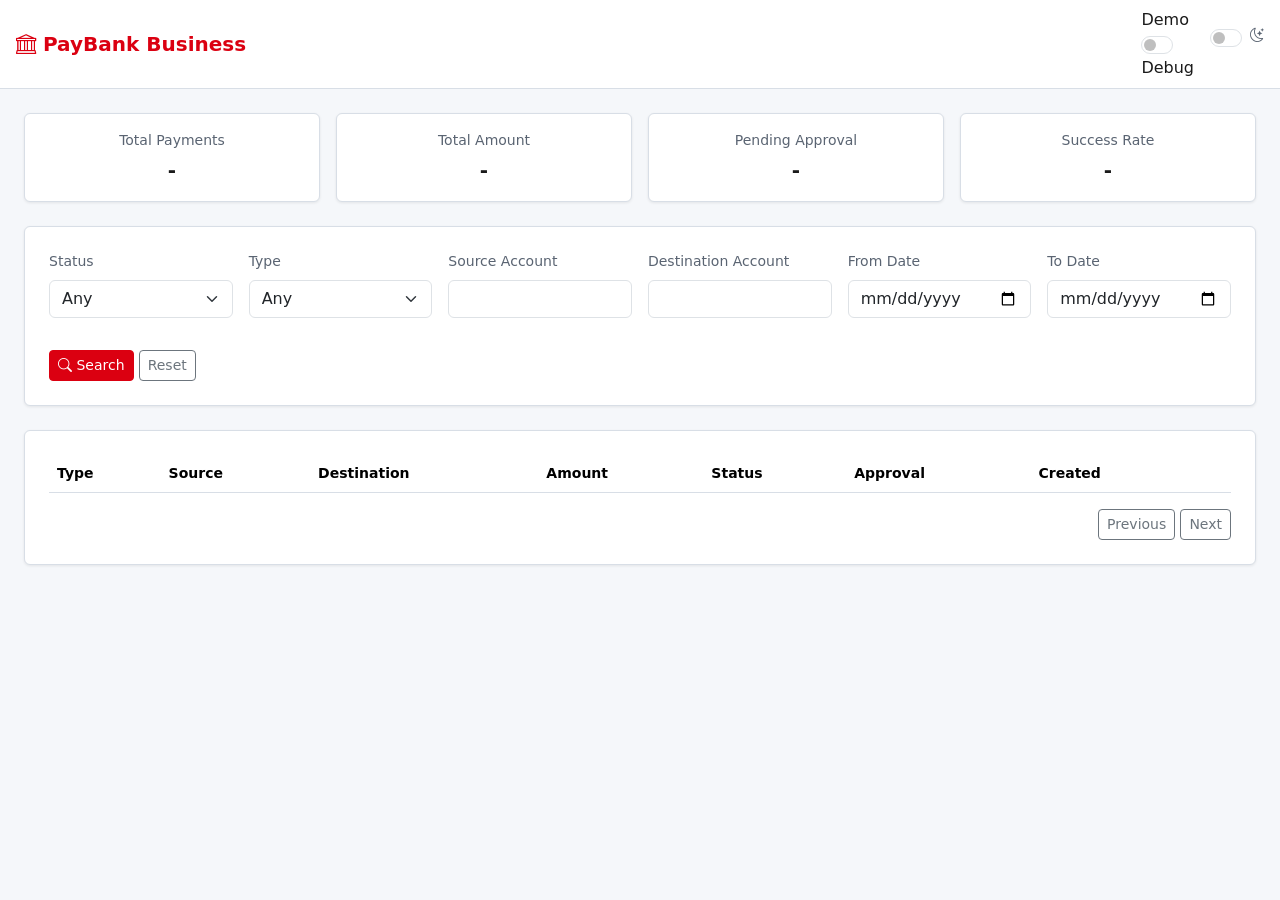
<file: frontend/frontend-business/index.html>
<!DOCTYPE html>
<html lang="en">
<head>
  <meta charset="UTF-8">
  <meta name="viewport" content="width=device-width, initial-scale=1.0">
  <title>PayBank Business - Operations</title>
  <link rel="stylesheet" href="https://cdn.jsdelivr.net/npm/bootstrap@5.3.3/dist/css/bootstrap.min.css">
  <link rel="stylesheet" href="https://cdn.jsdelivr.net/npm/bootstrap-icons@1.11.3/font/bootstrap-icons.css">
  <link rel="stylesheet" href="../frontend-shared/design-tokens.css">
  <link rel="stylesheet" href="styles.css">
</head>
<body>
  <header class="app-header">
    <div class="container-fluid px-3 py-2 d-flex align-items-center justify-content-between">
      <span class="brand"><i class="bi bi-bank"></i> PayBank Business</span>
      <div class="d-flex align-items-center gap-3">
        <div class="mode-toggle-group">
          <span>Demo</span>
          <div class="form-check form-switch m-0">
            <input class="form-check-input" type="checkbox" role="switch" id="mode-toggle">
          </div>
          <span>Debug</span>
        </div>
        <div class="form-check form-switch m-0">
          <input class="form-check-input" type="checkbox" role="switch" id="theme-toggle">
          <label class="form-check-label" for="theme-toggle"><i class="bi bi-moon-stars"></i></label>
        </div>
      </div>
    </div>
  </header>

  <main class="container-fluid py-4 px-4">
    <!-- KPI cards -->
    <section class="row g-3 mb-4" id="insight-cards">
      <div class="col-6 col-md-3">
        <div class="card insight-card">
          <div class="insight-label">Total Payments</div>
          <div class="insight-value" id="insight-total-payments">-</div>
        </div>
      </div>
      <div class="col-6 col-md-3">
        <div class="card insight-card">
          <div class="insight-label">Total Amount</div>
          <div class="insight-value" id="insight-total-amount">-</div>
        </div>
      </div>
      <div class="col-6 col-md-3">
        <div class="card insight-card">
          <div class="insight-label">Pending Approval</div>
          <div class="insight-value" id="insight-pending-approval">-</div>
        </div>
      </div>
      <div class="col-6 col-md-3">
        <div class="card insight-card">
          <div class="insight-label">Success Rate</div>
          <div class="insight-value" id="insight-success-rate">-</div>
        </div>
      </div>
    </section>

    <!-- Filters -->
    <section class="card mb-4">
      <form id="filter-form" class="row g-3 align-items-end">
        <div class="col-md-2">
          <label for="status" class="form-label">Status</label>
          <select id="status" class="form-select">
            <option value="">Any</option>
            <option value="CREATED">CREATED</option>
            <option value="VALIDATED">VALIDATED</option>
            <option value="SENT">SENT</option>
            <option value="COMPLETED">COMPLETED</option>
            <option value="FAILED">FAILED</option>
          </select>
        </div>
        <div class="col-md-2">
          <label for="type" class="form-label">Type</label>
          <select id="type" class="form-select">
            <option value="">Any</option>
            <option value="PAYMENT">PAYMENT</option>
            <option value="REFUND">REFUND</option>
          </select>
        </div>
        <div class="col-md-2">
          <label for="sourceAccount" class="form-label">Source Account</label>
          <input type="text" id="sourceAccount" class="form-control">
        </div>
        <div class="col-md-2">
          <label for="destinationAccount" class="form-label">Destination Account</label>
          <input type="text" id="destinationAccount" class="form-control">
        </div>
        <div class="col-md-2">
          <label for="fromDate" class="form-label">From Date</label>
          <input type="date" id="fromDate" class="form-control">
        </div>
        <div class="col-md-2">
          <label for="toDate" class="form-label">To Date</label>
          <input type="date" id="toDate" class="form-control">
        </div>
        <div class="col-12">
          <button type="submit" class="btn btn-primary btn-sm"><i class="bi bi-search"></i> Search</button>
          <button type="button" id="reset-filters-btn" class="btn btn-outline-secondary btn-sm">Reset</button>
        </div>
      </form>
    </section>

    <!-- Results table -->
    <section class="card">
      <div id="results-error" class="error-message" hidden></div>
      <div class="table-responsive">
        <table class="table align-middle">
          <thead>
            <tr>
              <th>Type</th>
              <th>Source</th>
              <th>Destination</th>
              <th>Amount</th>
              <th>Status</th>
              <th>Approval</th>
              <th>Created</th>
              <th></th>
            </tr>
          </thead>
          <tbody id="results-tbody"></tbody>
        </table>
      </div>
      <nav class="d-flex justify-content-between align-items-center">
        <span class="text-muted small" id="results-summary"></span>
        <div>
          <button type="button" class="btn btn-outline-secondary btn-sm" id="prev-page-btn">Previous</button>
          <button type="button" class="btn btn-outline-secondary btn-sm" id="next-page-btn">Next</button>
        </div>
      </nav>
    </section>
  </main>

  <!-- Detail offcanvas -->
  <div class="offcanvas offcanvas-end" tabindex="-1" id="detail-offcanvas">
    <div class="offcanvas-header">
      <h5 class="offcanvas-title">Payment Detail</h5>
      <button type="button" class="btn-close" data-bs-dismiss="offcanvas"></button>
    </div>
    <div class="offcanvas-body">
      <div id="detail-fields" class="small mb-3"></div>
      <div id="approval-actions" class="mb-3"></div>
      <h6>Lifecycle</h6>
      <div id="detail-timeline"></div>
      <div id="detail-inspector" class="mt-3"></div>
    </div>
  </div>

  <script src="https://cdn.jsdelivr.net/npm/bootstrap@5.3.3/dist/js/bootstrap.bundle.min.js"></script>
  <script src="../frontend-shared/app-mode.js"></script>
  <script src="../frontend-shared/lifecycle-timeline.js"></script>
  <script src="script.js"></script>
</body>
</html>
</file>
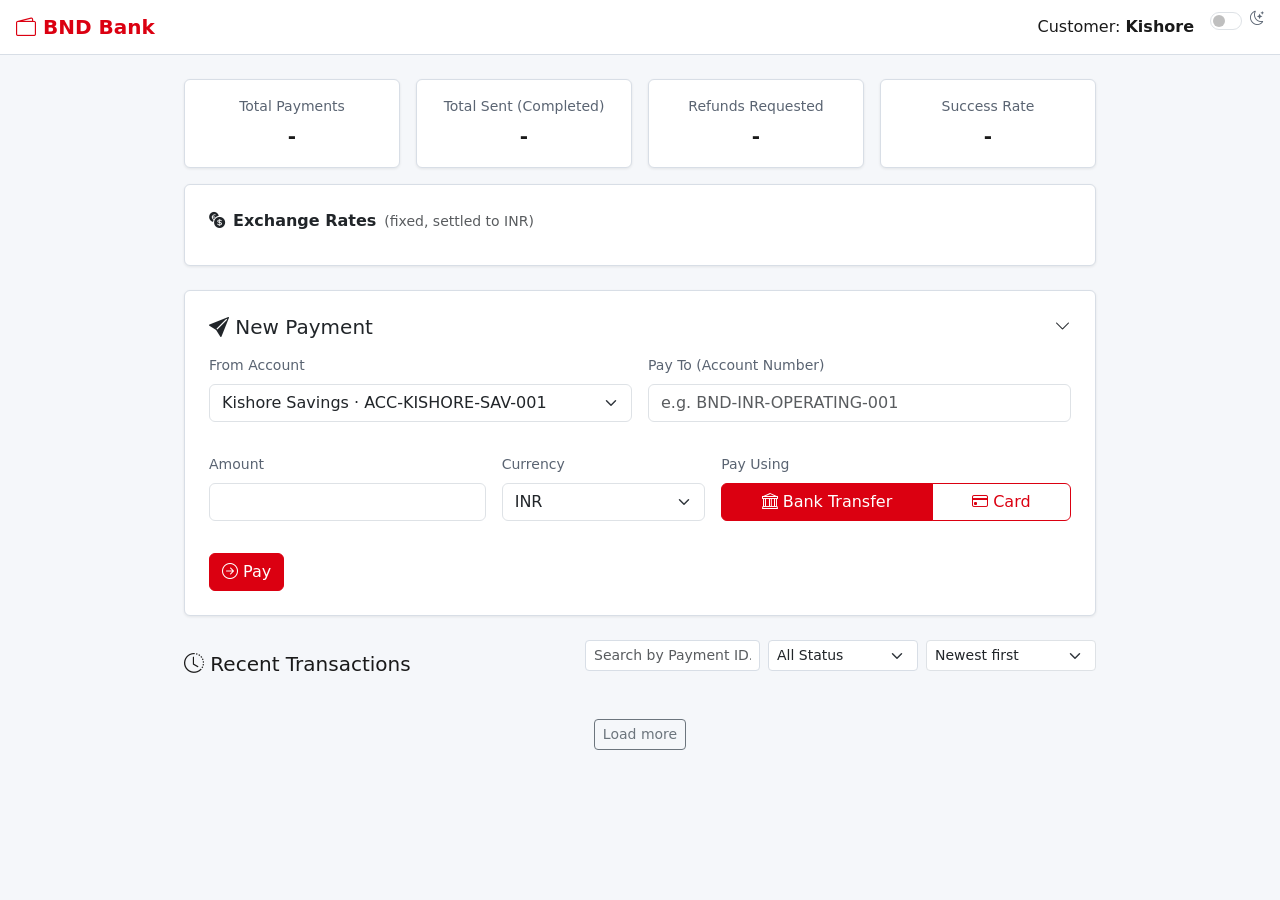
<file: frontend/frontend-user/index.html>
<!DOCTYPE html>
<html lang="en">
<head>
  <meta charset="UTF-8">
  <meta name="viewport" content="width=device-width, initial-scale=1.0">
  <title>BND Bank - Payments</title>
  <link rel="stylesheet" href="https://cdn.jsdelivr.net/npm/bootstrap@5.3.3/dist/css/bootstrap.min.css">
  <link rel="stylesheet" href="https://cdn.jsdelivr.net/npm/bootstrap-icons@1.11.3/font/bootstrap-icons.css">
  <link rel="stylesheet" href="../frontend-shared/design-tokens.css">
  <link rel="stylesheet" href="styles.css">
</head>
<body>
  <header class="app-header">
    <div class="container-fluid px-3 py-2 d-flex align-items-center justify-content-between">
      <span class="brand"><i class="bi bi-wallet2"></i> BND Bank</span>
      <div class="d-flex align-items-center gap-3">
        <span class="customer-name d-none d-sm-inline">Customer: <strong id="customer-name">Kishore</strong></span>
        <div class="form-check form-switch m-0">
          <input class="form-check-input" type="checkbox" role="switch" id="theme-toggle">
          <label class="form-check-label" for="theme-toggle"><i class="bi bi-moon-stars"></i></label>
        </div>
      </div>
    </div>
  </header>

  <main class="container py-4">
    <!-- My Accounts: live balances (universal GET /api/accounts?customerRef=) -->
    <section class="row g-3 mb-3" id="account-cards"></section>

    <!-- KPI cards: computed client-side from Kishore's own transactions only
         (not the global /insights aggregate, which mixes every customer). -->
    <section class="row g-3 mb-3" id="insight-cards">
      <div class="col-6 col-md-3">
        <div class="card insight-card">
          <div class="insight-label">Total Payments</div>
          <div class="insight-value" id="insight-total-payments">-</div>
        </div>
      </div>
      <div class="col-6 col-md-3">
        <div class="card insight-card">
          <div class="insight-label">Total Sent (Completed)</div>
          <div class="insight-value" id="insight-total-amount">-</div>
        </div>
      </div>
      <div class="col-6 col-md-3">
        <div class="card insight-card">
          <div class="insight-label">Refunds Requested</div>
          <div class="insight-value" id="insight-total-refunds">-</div>
        </div>
      </div>
      <div class="col-6 col-md-3">
        <div class="card insight-card">
          <div class="insight-label">Success Rate</div>
          <div class="insight-value" id="insight-success-rate">-</div>
        </div>
      </div>
    </section>

    <!-- Exchange rates: universal GET /api/exchange-rates display -->
    <section class="card mb-4" id="exchange-rates-card">
      <div class="d-flex align-items-center gap-2 mb-2"><i class="bi bi-currency-exchange"></i><strong>Exchange Rates</strong> <span class="text-muted small">(fixed, settled to INR)</span></div>
      <div class="d-flex flex-wrap gap-3" id="exchange-rates-list"></div>
    </section>

    <!-- New Payment -->
    <section class="card mb-4">
      <div class="d-flex align-items-center justify-content-between" data-bs-toggle="collapse" href="#new-payment-body" role="button" aria-expanded="true" aria-controls="new-payment-body">
        <h2 class="h5 mb-0"><i class="bi bi-send-fill"></i> New Payment</h2>
        <i class="bi bi-chevron-down"></i>
      </div>
      <div class="collapse show mt-3" id="new-payment-body">
        <form id="new-payment-form">
          <div class="row g-3">
            <div class="col-md-6">
              <label for="sourceAccount" class="form-label">From Account</label>
              <select class="form-select" id="sourceAccount" required>
                <option value="ACC-KISHORE-SAV-001">Kishore Savings &middot; ACC-KISHORE-SAV-001</option>
                <option value="ACC-KISHORE-CUR-001">Kishore Current &middot; ACC-KISHORE-CUR-001</option>
              </select>
            </div>
            <div class="col-md-6">
              <label for="destinationAccount" class="form-label">Pay To (Account Number)</label>
              <input type="text" class="form-control" id="destinationAccount" placeholder="e.g. BND-INR-OPERATING-001" required>
            </div>
            <div class="col-md-4">
              <label for="amount" class="form-label">Amount</label>
              <input type="number" class="form-control" id="amount" step="0.01" min="0.01" required>
            </div>
            <div class="col-md-3">
              <label for="currency" class="form-label">Currency</label>
              <select class="form-select" id="currency" required>
                <option value="INR" selected>INR</option>
                <option value="USD">USD</option>
                <option value="EUR">EUR</option>
              </select>
            </div>
            <div class="col-md-5">
              <label class="form-label d-block">Pay Using</label>
              <div class="btn-group w-100" role="group" aria-label="Payment method" id="payment-method-group">
                <input type="radio" class="btn-check" name="paymentMethod" id="method-bank" value="BANK_TRANSFER" checked>
                <label class="btn btn-outline-primary" for="method-bank"><i class="bi bi-bank"></i> Bank Transfer</label>
                <input type="radio" class="btn-check" name="paymentMethod" id="method-card" value="CARD">
                <label class="btn btn-outline-primary" for="method-card"><i class="bi bi-credit-card"></i> Card</label>
              </div>
            </div>
          </div>

          <div id="card-fields" class="row g-3 mt-1" hidden>
            <div class="col-md-6">
              <label for="cardSelect" class="form-label">Card</label>
              <select class="form-select" id="cardSelect">
                <option value="cc9f44e1-b31c-568b-a03c-07e122f161ed">VISA &middot; **** **** **** 4242 (Kishore)</option>
              </select>
            </div>
            <div class="col-md-3">
              <label for="cardCvv" class="form-label">CVV</label>
              <input type="password" class="form-control" id="cardCvv" maxlength="4" inputmode="numeric" placeholder="&bull;&bull;&bull;">
            </div>
            <div class="col-md-3 d-flex align-items-end">
              <div class="cvv-note small text-muted"><i class="bi bi-shield-lock"></i> Your CVV is verified instantly and is never stored.</div>
            </div>
          </div>

          <div id="form-error" class="error-message mt-3" hidden></div>
          <button type="submit" class="btn btn-primary mt-3"><i class="bi bi-arrow-right-circle"></i> Pay</button>
        </form>
      </div>
    </section>

    <!-- Recent Transactions -->
    <section>
      <div class="d-flex align-items-center justify-content-between mb-3">
        <h2 class="h5 mb-0"><i class="bi bi-clock-history"></i> Recent Transactions</h2>
        <div class="d-flex align-items-center gap-2">
          <input
            type="text"
            class="form-control form-control-sm search-box"
            id="search-uuid"
            placeholder="Search by Payment ID..."
            style="max-width: 200px;">
          <select class="form-select form-select-sm" id="filter-status" style="max-width: 150px;">
            <option value="">All Status</option>
            <option value="CREATED">CREATED</option>
            <option value="VALIDATED">VALIDATED</option>
            <option value="SENT">SENT</option>
            <option value="COMPLETED">COMPLETED</option>
            <option value="FAILED">FAILED</option>
          </select>
          <select class="form-select form-select-sm" id="sort-transactions" style="max-width: 170px;">
            <option value="newest">Newest first</option>
            <option value="oldest">Oldest first</option>
            <option value="amount-desc">Amount: High to Low</option>
            <option value="amount-asc">Amount: Low to High</option>
          </select>
        </div>
      </div>
      <div id="transactions-error" class="error-message" hidden></div>
      <div class="list-group" id="transactions-list"></div>
      <div class="text-center mt-3">
        <button type="button" class="btn btn-outline-secondary btn-sm" id="load-more-btn">Load more</button>
      </div>
    </section>
  </main>

  <template id="transaction-item-template">
    <div class="list-group-item transaction-item">
      <div class="d-flex align-items-center justify-content-between transaction-summary" role="button">
        <div class="d-flex align-items-center gap-2">
          <i class="bi transaction-icon"></i>
          <div>
            <div class="transaction-title"></div>
            <div class="transaction-meta text-muted small"></div>
          </div>
        </div>
        <div class="d-flex align-items-center gap-2">
          <span class="transaction-amount fw-semibold"></span>
          <span class="status-badge transaction-status"></span>
          <i class="bi bi-chevron-down"></i>
        </div>
      </div>
      <div class="transaction-detail collapse">
        <div class="detail-fields small text-muted mb-2"></div>
        <div class="timeline-container"></div>
        <div class="refund-section mt-3"></div>
        <div class="inspector-container mt-2"></div>
      </div>
    </div>
  </template>

  <div class="modal fade" id="receipt-modal" tabindex="-1" aria-labelledby="receipt-modal-title" aria-hidden="true">
    <div class="modal-dialog modal-lg modal-dialog-scrollable">
      <div class="modal-content">
        <div class="modal-header">
          <h5 class="modal-title" id="receipt-modal-title">Payment Receipt</h5>
          <button type="button" class="btn-close" data-bs-dismiss="modal" aria-label="Close"></button>
        </div>
        <div class="modal-body" id="receipt-modal-body"></div>
      </div>
    </div>
  </div>

  <!-- Confirm Payment modal: shown before any POST /api/payments call -->
  <div class="modal fade" id="confirm-payment-modal" tabindex="-1" aria-labelledby="confirm-payment-title" aria-hidden="true">
    <div class="modal-dialog modal-dialog-centered">
      <div class="modal-content">
        <div class="modal-header">
          <h5 class="modal-title" id="confirm-payment-title"><i class="bi bi-shield-check"></i> Confirm Payment</h5>
          <button type="button" class="btn-close" data-bs-dismiss="modal" aria-label="Close"></button>
        </div>
        <div class="modal-body" id="confirm-payment-body"></div>
        <div class="modal-footer">
          <button type="button" class="btn btn-outline-secondary" data-bs-dismiss="modal">Cancel</button>
          <button type="button" class="btn btn-primary" id="confirm-payment-btn"><i class="bi bi-check-circle"></i> Confirm Payment</button>
        </div>
      </div>
    </div>
  </div>

  <!-- Payment gateway processing overlay: animates the lifecycle simulation
       (CREATED -> VALIDATED -> SENT -> COMPLETED/FAILED) right after checkout. -->
  <div class="modal fade" id="processing-modal" data-bs-backdrop="static" data-bs-keyboard="false" tabindex="-1" aria-labelledby="processing-modal-title" aria-hidden="true">
    <div class="modal-dialog modal-dialog-centered">
      <div class="modal-content processing-modal-content">
        <div class="modal-body text-center py-4">
          <div class="processing-spinner mb-3" id="processing-spinner">
            <i class="bi bi-arrow-repeat"></i>
          </div>
          <h5 class="modal-title mb-1" id="processing-modal-title">Processing your payment&hellip;</h5>
          <p class="text-muted small mb-3" id="processing-modal-subtitle">Please don't close this window.</p>
          <div class="timeline-container text-start" id="processing-timeline"></div>
          <button type="button" class="btn btn-primary mt-3" id="processing-done-btn" hidden data-bs-dismiss="modal">Done</button>
        </div>
      </div>
    </div>
  </div>

  <script src="https://cdn.jsdelivr.net/npm/bootstrap@5.3.3/dist/js/bootstrap.bundle.min.js"></script>
  <script src="../frontend-shared/app-mode.js"></script>
  <script src="../frontend-shared/lifecycle-timeline.js"></script>
  <script src="script.js"></script>
</body>
</html>
</file>
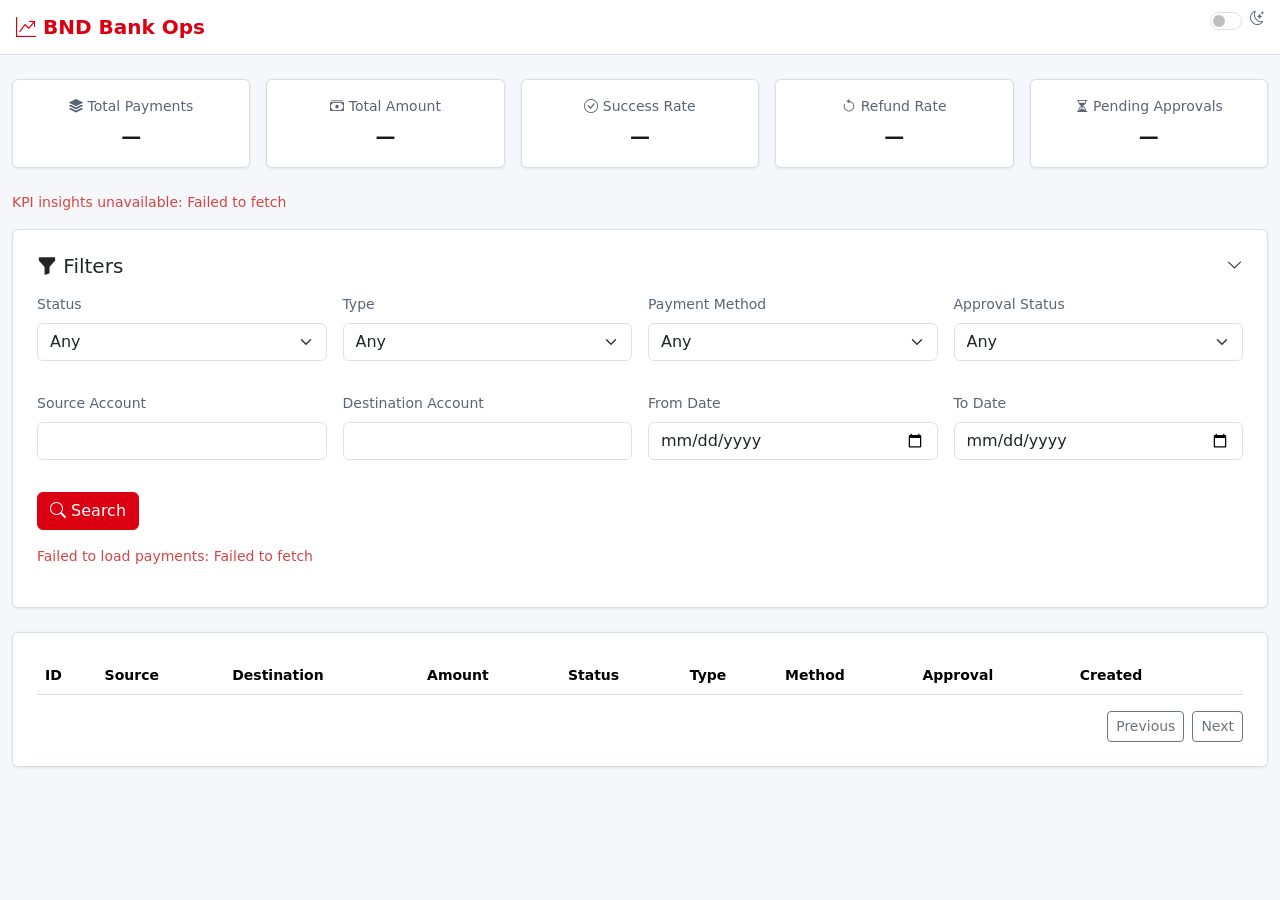
<file: frontend/frontend-business/ops.html>
<!DOCTYPE html>
<html lang="en">
<head>
  <meta charset="UTF-8">
  <meta name="viewport" content="width=device-width, initial-scale=1.0">
  <title>BND Bank Ops</title>
  <!-- Bootstrap 5 + Bootstrap Icons via CDN only (spec.md Section 4 exception, Section 14.1) -->
  <link rel="stylesheet" href="https://cdn.jsdelivr.net/npm/bootstrap@5.3.3/dist/css/bootstrap.min.css">
  <link rel="stylesheet" href="https://cdn.jsdelivr.net/npm/bootstrap-icons@1.11.3/font/bootstrap-icons.css">
  <link rel="stylesheet" href="../frontend-shared/design-tokens.css">
  <link rel="stylesheet" href="ops.css">
</head>
<body>
  <header class="app-header">
    <div class="container-fluid px-3 py-2 d-flex align-items-center justify-content-between">
      <span class="brand"><i class="bi bi-graph-up-arrow"></i> BND Bank Ops</span>
      <div class="d-flex align-items-center gap-3">
        <div class="form-check form-switch m-0">
          <input class="form-check-input" type="checkbox" role="switch" id="theme-toggle">
          <label class="form-check-label" for="theme-toggle"><i class="bi bi-moon-stars"></i></label>
        </div>
      </div>
    </div>
  </header>

  <main class="container-fluid py-4">
    <!-- KPI cards (Section 14.1) - fed by GET /api/payments/insights. -->
    <section class="row row-cols-2 row-cols-md-5 g-3 mb-4" id="kpi-grid">
      <div class="col">
        <div class="card insight-card">
          <div class="insight-label"><i class="bi bi-stack"></i> Total Payments</div>
          <div class="insight-value" id="kpi-total-count">—</div>
        </div>
      </div>
      <div class="col">
        <div class="card insight-card">
          <div class="insight-label"><i class="bi bi-cash-stack"></i> Total Amount</div>
          <div class="insight-value" id="kpi-total-amount">—</div>
        </div>
      </div>
      <div class="col">
        <div class="card insight-card">
          <div class="insight-label"><i class="bi bi-check-circle"></i> Success Rate</div>
          <div class="insight-value" id="kpi-success-rate">—</div>
        </div>
      </div>
      <div class="col">
        <div class="card insight-card">
          <div class="insight-label"><i class="bi bi-arrow-counterclockwise"></i> Refund Rate</div>
          <div class="insight-value" id="kpi-refund-rate">—</div>
        </div>
      </div>
      <div class="col">
        <div class="card insight-card">
          <div class="insight-label"><i class="bi bi-hourglass-split"></i> Pending Approvals</div>
          <div class="insight-value" id="kpi-pending-approval">—</div>
        </div>
      </div>
    </section>
    <p id="kpi-error-message" class="error-message" hidden></p>

    <!-- Filters -->
    <section class="card mb-4">
      <div class="d-flex align-items-center justify-content-between" data-bs-toggle="collapse" href="#filter-body" role="button" aria-expanded="true" aria-controls="filter-body">
        <h2 class="h5 mb-0"><i class="bi bi-funnel-fill"></i> Filters</h2>
        <i class="bi bi-chevron-down"></i>
      </div>
      <div class="collapse show mt-3" id="filter-body">
        <form id="filter-form">
          <div class="row g-3">
            <div class="col-md-3">
              <label for="status" class="form-label">Status</label>
              <select id="status" name="status" class="form-select">
                <option value="">Any</option>
                <option value="CREATED">CREATED</option>
                <option value="VALIDATED">VALIDATED</option>
                <option value="SENT">SENT</option>
                <option value="COMPLETED">COMPLETED</option>
                <option value="FAILED">FAILED</option>
              </select>
            </div>
            <div class="col-md-3">
              <label for="type" class="form-label">Type</label>
              <select id="type" name="type" class="form-select">
                <option value="">Any</option>
                <option value="PAYMENT">PAYMENT</option>
                <option value="REFUND">REFUND</option>
              </select>
            </div>
            <div class="col-md-3">
              <label for="paymentMethod" class="form-label">Payment Method</label>
              <select id="paymentMethod" name="paymentMethod" class="form-select">
                <option value="">Any</option>
                <option value="BANK_TRANSFER">BANK_TRANSFER</option>
              </select>
            </div>
            <div class="col-md-3">
              <label for="approvalStatus" class="form-label">Approval Status</label>
              <select id="approvalStatus" name="approvalStatus" class="form-select">
                <option value="">Any</option>
                <option value="PENDING_APPROVAL">PENDING_APPROVAL</option>
                <option value="APPROVED">APPROVED</option>
                <option value="REJECTED">REJECTED</option>
              </select>
            </div>
            <div class="col-md-3">
              <label for="sourceAccount" class="form-label">Source Account</label>
              <input type="text" class="form-control" id="sourceAccount" name="sourceAccount">
            </div>
            <div class="col-md-3">
              <label for="destinationAccount" class="form-label">Destination Account</label>
              <input type="text" class="form-control" id="destinationAccount" name="destinationAccount">
            </div>
            <div class="col-md-3">
              <label for="fromDate" class="form-label">From Date</label>
              <input type="date" class="form-control" id="fromDate" name="fromDate">
            </div>
            <div class="col-md-3">
              <label for="toDate" class="form-label">To Date</label>
              <input type="date" class="form-control" id="toDate" name="toDate">
            </div>
          </div>
          <button type="submit" class="btn btn-primary mt-3"><i class="bi bi-search"></i> Search</button>
        </form>
        <p id="error-message" class="error-message mt-3" hidden></p>
      </div>
    </section>

    <!-- Results table -->
    <section class="card mb-4">
      <div class="table-responsive">
        <table id="results-table" class="table table-hover align-middle mb-3">
          <thead>
            <tr>
              <th>ID</th>
              <th>Source</th>
              <th>Destination</th>
              <th>Amount</th>
              <th>Status</th>
              <th>Type</th>
              <th>Method</th>
              <th>Approval</th>
              <th>Created</th>
              <th></th>
            </tr>
          </thead>
          <tbody id="results-body"></tbody>
        </table>
      </div>
      <div class="d-flex align-items-center justify-content-between">
        <p id="pagination-info" class="mb-0 text-muted small"></p>
        <div class="d-flex gap-2">
          <button id="prev-page-btn" type="button" class="btn btn-outline-secondary btn-sm">Previous</button>
          <button id="next-page-btn" type="button" class="btn btn-outline-secondary btn-sm">Next</button>
        </div>
      </div>
    </section>

    <!-- Detail modal -->
    <div class="modal fade" id="detail-modal" tabindex="-1" aria-labelledby="detail-modal-label" aria-hidden="true">
      <div class="modal-dialog modal-lg modal-dialog-scrollable">
        <div class="modal-content">
          <div class="modal-header">
            <h2 class="h5 modal-title" id="detail-modal-label"><i class="bi bi-receipt"></i> Payment Detail</h2>
            <button type="button" class="btn-close" data-bs-dismiss="modal" aria-label="Close"></button>
          </div>
          <div class="modal-body">
            <div class="detail-fields small text-muted mb-2">
              <p class="mb-1">ID: <span id="detail-id"></span></p>
              <p class="mb-1">Source Account: <span id="detail-source"></span></p>
              <p class="mb-1">Destination Account: <span id="detail-destination"></span></p>
              <p class="mb-1">Amount: <span id="detail-amount"></span> <span id="detail-currency"></span></p>
              <p class="mb-1">Status: <span id="detail-status" class="status-badge"></span></p>
              <p class="mb-1">Type: <span id="detail-type"></span></p>
            </div>

            <div id="detail-approval-actions" class="row g-2 align-items-end mb-2" hidden>
              <div class="col-auto">
                <label for="approve-by" class="form-label small mb-0">Approved/Rejected by</label>
                <input type="text" class="form-control form-control-sm" id="approve-by" placeholder="ops-user-1">
              </div>
              <div class="col-auto">
                <button id="approve-btn" type="button" class="btn btn-outline-success btn-sm"><i class="bi bi-check-lg"></i> Approve</button>
                <button id="reject-btn" type="button" class="btn btn-outline-danger btn-sm"><i class="bi bi-x-lg"></i> Reject</button>
              </div>
              <div class="col-auto">
                <!-- Shown while an approved refund is auto-advancing through its
                     lifecycle (CREATED -> VALIDATED -> SENT -> COMPLETED/FAILED). -->
                <span id="approval-processing" class="text-muted small" hidden>
                  <span class="spinner-border spinner-border-sm" role="status" aria-hidden="true"></span>
                  Processing refund&hellip;
                </span>
              </div>
            </div>
            <p id="approval-error" class="error-message" hidden></p>

            <h3 class="h6"><i class="bi bi-clock-history"></i> Timeline</h3>
            <div id="timeline"></div>
          </div>
        </div>
      </div>
    </div>
  </main>

  <script src="https://cdn.jsdelivr.net/npm/bootstrap@5.3.3/dist/js/bootstrap.bundle.min.js"></script>
  <script src="../frontend-shared/app-mode.js"></script>
  <script src="../frontend-shared/lifecycle-timeline.js"></script>
  <script src="ops.js"></script>
</body>
</html>
</file>
<file: frontend/frontend-shared/design-tokens.css>
/*
 * Shared design tokens (spec.md Section 9 - M4, theming/dark-mode per Section 14.2).
 * Every page in frontend-user/ and frontend-business/ must include this file
 * for consistent colors, spacing, typography, and status-badge styling.
 */

:root {
  /* Colors - HSBC-inspired palette, light mode (default) */
  --color-bg: #f5f7fa;
  --color-surface: #ffffff;
  --color-text: #1a1a1a;
  --color-text-muted: #5a6472;
  --color-border: #d8dee6;
  --color-primary: #db0011;
  --color-primary-hover: #b3000e;
  --color-danger: #d64545;
  --color-danger-hover: #b83636;

  /* Status badge colors - one per PaymentStatus */
  --status-created-bg: #e8ecf3;
  --status-created-fg: #4a5568;
  --status-validated-bg: #e3f0ff;
  --status-validated-fg: #2f6fed;
  --status-sent-bg: #fff4e0;
  --status-sent-fg: #b9770e;
  --status-completed-bg: #e3f9e9;
  --status-completed-fg: #1a7f43;
  --status-failed-bg: #fdeaea;
  --status-failed-fg: #c0392b;

  /* Refund approval sub-state badge colors (added 2026-08-05, Section 14.2) */
  --status-pending_approval-bg: #fff4e0;
  --status-pending_approval-fg: #b9770e;
  --status-approved-bg: #dff5e6;
  --status-approved-fg: #17803d;
  --status-rejected-bg: #fbe4e4;
  --status-rejected-fg: #a41c1c;

  /* Spacing scale */
  --space-1: 4px;
  --space-2: 8px;
  --space-3: 16px;
  --space-4: 24px;
  --space-5: 32px;
  --space-6: 48px;

  /* Typography */
  --font-family: system-ui, -apple-system, "Segoe UI", Roboto, sans-serif;
  --font-size-sm: 0.875rem;
  --font-size-base: 1rem;
  --font-size-lg: 1.25rem;
  --font-size-xl: 1.75rem;

  --radius: 6px;
  --shadow-card: 0 1px 3px rgba(0, 0, 0, 0.08);

  /* Motion (Section 14.3) - subtle only, no bounce/elastic easing */
  --transition-fast: 150ms ease-in-out;
  --transition-base: 200ms ease-in-out;
}

/* Dark mode override - toggled via [data-theme="dark"] on <html>, user-selected only
   (never auto-detected from OS preference), persisted in localStorage (Section 14.2). */
[data-theme="dark"] {
  --color-bg: #121212;
  --color-surface: #1e1e1e;
  --color-text: #f2f2f2;
  --color-text-muted: #8c93a6;
  --color-border: #33363b;
  --color-primary: #ff3b3b;
  --color-primary-hover: #e02c2c;
}

* {
  box-sizing: border-box;
}

body {
  margin: 0;
  font-family: var(--font-family);
  font-size: var(--font-size-base);
  color: var(--color-text);
  background: var(--color-bg);
  transition: background var(--transition-base), color var(--transition-base);
}

a {
  color: var(--color-primary);
}

h1, h2, h3 {
  margin: 0 0 var(--space-3) 0;
}

.container {
  max-width: 960px;
  margin: 0 auto;
  padding: var(--space-4);
}

.card {
  background: var(--color-surface);
  border: 1px solid var(--color-border);
  border-radius: var(--radius);
  box-shadow: var(--shadow-card);
  padding: var(--space-4);
  margin-bottom: var(--space-4);
  transition: background var(--transition-base), border-color var(--transition-base);
}

label {
  display: block;
  margin-bottom: var(--space-1);
  font-size: var(--font-size-sm);
  color: var(--color-text-muted);
}

input, select {
  width: 100%;
  padding: var(--space-2);
  margin-bottom: var(--space-3);
  border: 1px solid var(--color-border);
  border-radius: var(--radius);
  font-size: var(--font-size-base);
}

button {
  display: inline-block;
  padding: var(--space-2) var(--space-4);
  border: none;
  border-radius: var(--radius);
  background: var(--color-primary);
  color: #fff;
  font-size: var(--font-size-base);
  cursor: pointer;
}

button:hover {
  background: var(--color-primary-hover);
}

button.danger {
  background: var(--color-danger);
}

button.danger:hover {
  background: var(--color-danger-hover);
}

button:disabled {
  opacity: 0.5;
  cursor: not-allowed;
}

.status-badge {
  display: inline-block;
  padding: 2px 10px;
  border-radius: 999px;
  font-size: var(--font-size-sm);
  font-weight: 600;
}

.status-badge.CREATED { background: var(--status-created-bg); color: var(--status-created-fg); }
.status-badge.VALIDATED { background: var(--status-validated-bg); color: var(--status-validated-fg); }
.status-badge.SENT { background: var(--status-sent-bg); color: var(--status-sent-fg); }
.status-badge.COMPLETED { background: var(--status-completed-bg); color: var(--status-completed-fg); }
.status-badge.FAILED { background: var(--status-failed-bg); color: var(--status-failed-fg); }

/* Refund approval sub-state badges (added 2026-08-05, Section 14.2) */
.status-badge.PENDING_APPROVAL { background: var(--status-pending_approval-bg); color: var(--status-pending_approval-fg); }
.status-badge.APPROVED { background: var(--status-approved-bg); color: var(--status-approved-fg); }
.status-badge.REJECTED { background: var(--status-rejected-bg); color: var(--status-rejected-fg); }

.error-message {
  color: var(--color-danger);
  font-size: var(--font-size-sm);
  margin-bottom: var(--space-3);
}

table {
  width: 100%;
  border-collapse: collapse;
}

th, td {
  text-align: left;
  padding: var(--space-2);
  border-bottom: 1px solid var(--color-border);
  font-size: var(--font-size-sm);
}

.timeline {
  list-style: none;
  margin: 0;
  padding: 0;
}

/* Vertical stepper layout */
.timeline-step {
  display: flex;
  align-items: flex-start;
  gap: var(--space-3);
  position: relative;
  padding: 0 0 var(--space-4) 0;
  animation: timeline-item-reveal var(--transition-base) ease-in-out;
}

/* Vertical connecting line between dots */
.timeline-step:not(:last-child)::before {
  content: "";
  position: absolute;
  left: 7px;
  top: 20px;
  bottom: 0;
  width: 2px;
  background: var(--color-border);
}

/* Filled circle dot */
.timeline-dot {
  flex-shrink: 0;
  width: 16px;
  height: 16px;
  border-radius: 50%;
  background: var(--color-primary);
  border: 2px solid var(--color-surface);
  outline: 2px solid var(--color-primary);
  margin-top: 3px;
  position: relative;
  z-index: 1;
}

/* Dim dot for the starting status */
.timeline-step:first-child .timeline-dot {
  background: var(--color-border);
  outline-color: var(--color-border);
}

.timeline-step-content {
  display: flex;
  flex-direction: column;
  align-items: flex-start;
  gap: var(--space-1);
  padding-bottom: var(--space-1);
}

@keyframes timeline-item-reveal {
  from { opacity: 0; transform: translateY(4px); }
  to { opacity: 1; transform: translateY(0); }
}

/* Keep legacy .timeline-item styles for any non-step usage */
.timeline-item {
  padding: var(--space-3) 0;
}

.timeline-item-meta {
  margin-top: var(--space-1);
  font-size: var(--font-size-sm);
  color: var(--color-text-muted);
}

.timeline-item-note {
  margin-top: var(--space-1);
  font-size: var(--font-size-sm);
}

.timeline-empty {
  color: var(--color-text-muted);
  font-style: italic;
}

.timeline-approval-status {
  display: flex;
  align-items: center;
  gap: var(--space-2);
  margin-bottom: var(--space-3);
  font-size: var(--font-size-sm);
  color: var(--color-text-muted);
}


/* Reusable toggle switch (Section 14.2/14.3) - used by the theme toggle and the
   Demo/Debug mode toggle. Markup: <label class="toggle-switch"><input type="checkbox">
   <span class="toggle-switch-track"></span></label> */
.toggle-switch {
  display: inline-flex;
  align-items: center;
  gap: var(--space-2);
  cursor: pointer;
  font-size: var(--font-size-sm);
  color: var(--color-text-muted);
}

.toggle-switch input {
  position: absolute;
  opacity: 0;
  width: 0;
  height: 0;
}

.toggle-switch-track {
  position: relative;
  width: 36px;
  height: 20px;
  border-radius: 999px;
  background: var(--color-border);
  transition: background var(--transition-fast);
  flex-shrink: 0;
}

.toggle-switch-track::before {
  content: "";
  position: absolute;
  top: 2px;
  left: 2px;
  width: 16px;
  height: 16px;
  border-radius: 50%;
  background: var(--color-surface);
  transition: transform var(--transition-fast);
}

.toggle-switch input:checked + .toggle-switch-track {
  background: var(--color-primary);
}

.toggle-switch input:checked + .toggle-switch-track::before {
  transform: translateX(16px);
}
</file>
<file: frontend/frontend-business/styles.css>
/*
 * frontend-business/styles.css - page-specific styles for the unified ops
 * app (v2.2 redesign). design-tokens.css supplies the shared palette/tokens;
 * this file layers HSBC-brand header styling, KPI cards, and table/offcanvas
 * layout on top of Bootstrap.
 */

.app-header {
  background: var(--color-surface);
  border-bottom: 1px solid var(--color-border);
  position: sticky;
  top: 0;
  z-index: 10;
}

.brand {
  font-size: var(--font-size-lg);
  font-weight: 700;
  color: var(--color-primary);
}

.insight-card {
  margin-bottom: 0;
  padding: var(--space-3);
  text-align: center;
}

.insight-label {
  font-size: var(--font-size-sm);
  color: var(--color-text-muted);
  margin-bottom: var(--space-1);
}

.insight-value {
  font-size: var(--font-size-lg);
  font-weight: 700;
  color: var(--color-text);
}

#results-tbody tr {
  color: var(--color-text);
}

.offcanvas {
  background: var(--color-surface);
  color: var(--color-text);
}

/* Bootstrap ships its own blue .btn-primary/.form-check-input:checked colors -
   override with the HSBC red brand color (spec.md Section 14.2). */
.btn-primary {
  background-color: var(--color-primary);
  border-color: var(--color-primary);
}

.btn-primary:hover,
.btn-primary:focus,
.btn-primary:active {
  background-color: var(--color-primary-hover) !important;
  border-color: var(--color-primary-hover) !important;
}

.btn-outline-primary {
  color: var(--color-primary);
  border-color: var(--color-primary);
}

.btn-outline-primary:hover {
  background-color: var(--color-primary);
  border-color: var(--color-primary);
}

.form-check-input:checked {
  background-color: var(--color-primary);
  border-color: var(--color-primary);
}
</file>
<file: frontend/frontend-user/styles.css>
/*
 * frontend-user/styles.css - page-specific styles for the unified consumer
 * app (v2.2 redesign). design-tokens.css supplies the shared palette/tokens;
 * this file layers HSBC-brand header styling, insight cards, and the
 * transaction list/detail layout on top of Bootstrap.
 */

.app-header {
  background: var(--color-surface);
  border-bottom: 1px solid var(--color-border);
  position: sticky;
  top: 0;
  z-index: 10;
}

.brand {
  font-size: var(--font-size-lg);
  font-weight: 700;
  color: var(--color-primary);
}

.insight-card {
  margin-bottom: 0;
  padding: var(--space-3);
  text-align: center;
}

/* --- My Accounts balance cards --- */

.account-card {
  padding: var(--space-3);
  text-align: center;
  border-left: 3px solid var(--color-primary);
}

.account-label {
  font-size: var(--font-size-sm);
  font-weight: 600;
  color: var(--color-text);
}

.account-number {
  font-family: monospace;
}

.account-balance {
  font-size: var(--font-size-lg);
  font-weight: 700;
  color: var(--color-primary);
  letter-spacing: 1px;
}

.balance-toggle {
  color: var(--color-text-muted);
  text-decoration: none;
  line-height: 1;
}

.balance-toggle:hover {
  color: var(--color-primary);
}

/* --- Exchange rates chips --- */

.exchange-rate-chip {
  background: var(--color-surface-alt, rgba(0,0,0,0.03));
  border: 1px solid var(--color-border);
  border-radius: 999px;
  padding: var(--space-1) var(--space-3);
  font-size: var(--font-size-sm);
  font-weight: 600;
}

/* --- Processing overlay per-stage description --- */

.timeline-stage-copy {
  margin-top: 2px;
}

.insight-label {
  font-size: var(--font-size-sm);
  color: var(--color-text-muted);
  margin-bottom: var(--space-1);
}

.insight-value {
  font-size: var(--font-size-lg);
  font-weight: 700;
  color: var(--color-text);
}

.transaction-item {
  background: var(--color-surface);
  border-color: var(--color-border);
  color: var(--color-text);
}

.transaction-summary {
  cursor: pointer;
  padding: var(--space-2) 0;
}

.transaction-summary .bi-chevron-down {
  transition: transform var(--transition-fast);
}

.transaction-detail.show ~ .transaction-summary .bi-chevron-down,
.transaction-summary:has(+ .transaction-detail.show) .bi-chevron-down {
  transform: rotate(180deg);
}

.transaction-detail {
  padding-top: var(--space-2);
  border-top: 1px solid var(--color-border);
  margin-top: var(--space-2);
}

.receipt-action-wrap {
  margin-top: var(--space-2);
}

.receipt-action-group .btn {
  white-space: nowrap;
}

.transaction-icon {
  font-size: 1.1rem;
  color: var(--color-primary);
}

/* Bootstrap ships its own blue .btn-primary/.form-check-input:checked colors -
   override with the HSBC red brand color (spec.md Section 14.2). */
.btn-primary {
  background-color: var(--color-primary);
  border-color: var(--color-primary);
}

.btn-primary:hover,
.btn-primary:focus,
.btn-primary:active {
  background-color: var(--color-primary-hover) !important;
  border-color: var(--color-primary-hover) !important;
}

.btn-outline-primary {
  color: var(--color-primary);
  border-color: var(--color-primary);
}

.btn-outline-primary:hover {
  background-color: var(--color-primary);
  border-color: var(--color-primary);
}

.form-check-input:checked {
  background-color: var(--color-primary);
  border-color: var(--color-primary);
}

.search-box {
  border-color: var(--color-border);
}

.search-box:focus {
  border-color: var(--color-primary);
  box-shadow: 0 0 0 0.2rem rgba(237, 28, 36, 0.25);
}

#filter-status {
  border-color: var(--color-border);
}

#filter-status:focus {
  border-color: var(--color-primary);
  box-shadow: 0 0 0 0.2rem rgba(237, 28, 36, 0.25);
}

/* --- Payment method toggle + card fields (v2.3 checkout redesign) --- */

#payment-method-group .btn-check:checked + .btn-outline-primary {
  background-color: var(--color-primary);
  border-color: var(--color-primary);
  color: #fff;
}

#card-fields {
  animation: fade-slide-up 200ms ease-in-out;
}

.cvv-note {
  line-height: 1.3;
}

/* --- Payment-gateway processing overlay (lifecycle simulation) --- */

.processing-modal-content {
  border: none;
  border-radius: var(--radius-lg, 0.75rem);
}

.processing-spinner {
  font-size: 2.5rem;
  color: var(--color-primary);
  display: inline-block;
  animation: spin 1s linear infinite;
}

.processing-spinner.processing-spinner-done,
.processing-spinner.processing-spinner-failed {
  animation: none;
}

.processing-spinner.processing-spinner-done {
  color: var(--color-success, #1e8e3e);
}

.processing-spinner.processing-spinner-done::before {
  content: "\f26e"; /* bi-check-circle */
  font-family: "bootstrap-icons";
}

.processing-spinner.processing-spinner-failed {
  color: var(--color-danger, #d93025);
}

.processing-spinner.processing-spinner-failed::before {
  content: "\f623"; /* bi-x-circle */
  font-family: "bootstrap-icons";
}

#processing-timeline .timeline {
  max-height: 260px;
  overflow-y: auto;
}

#processing-timeline .timeline-item {
  animation: fade-slide-up 250ms ease-in-out;
}

@keyframes spin {
  from { transform: rotate(0deg); }
  to { transform: rotate(360deg); }
}

@keyframes fade-slide-up {
  from { opacity: 0; transform: translateY(6px); }
  to { opacity: 1; transform: translateY(0); }
}
</file>
<file: frontend/frontend-business/ops.css>
/*
 * Page-specific styles for ops.html (M4 - unified business dashboard, Section 14.1).
 * Shared tokens/components (colors, spacing, badges) live in
 * frontend-shared/design-tokens.css. Header/insight-card/Bootstrap-primary-color
 * styling mirrors frontend-user/styles.css for a consistent brand across both apps.
 */

.app-header {
  background: var(--color-surface);
  border-bottom: 1px solid var(--color-border);
  position: sticky;
  top: 0;
  z-index: 10;
}

.brand {
  font-size: var(--font-size-lg);
  font-weight: 700;
  color: var(--color-primary);
}

.insight-card {
  margin-bottom: 0;
  padding: var(--space-3);
  text-align: center;
}

.insight-label {
  font-size: var(--font-size-sm);
  color: var(--color-text-muted);
  margin-bottom: var(--space-1);
}

.insight-value {
  font-size: var(--font-size-lg);
  font-weight: 700;
  color: var(--color-text);
}

/* Bootstrap ships its own blue .btn-primary/.form-check-input:checked colors -
   override with the HSBC red brand color (spec.md Section 14.2), matching
   frontend-user/styles.css. */
.btn-primary {
  background-color: var(--color-primary);
  border-color: var(--color-primary);
}

.btn-primary:hover,
.btn-primary:focus,
.btn-primary:active {
  background-color: var(--color-primary-hover) !important;
  border-color: var(--color-primary-hover) !important;
}

.btn-outline-primary {
  color: var(--color-primary);
  border-color: var(--color-primary);
}

.btn-outline-primary:hover {
  background-color: var(--color-primary);
  border-color: var(--color-primary);
}

.form-check-input:checked {
  background-color: var(--color-primary);
  border-color: var(--color-primary);
}

#results-table th:last-child,
#results-table td:last-child {
  text-align: right;
}

/* Keep the results table compact so all columns fit in view together
   instead of wrapping cell text across several lines (spec.md Section 14.1). */
#results-table {
  font-size: 0.875rem;
}

#results-table th,
#results-table td {
  padding-top: 0.5rem;
  padding-bottom: 0.5rem;
  padding-left: 0.5rem;
  padding-right: 0.5rem;
  white-space: nowrap;
}
</file>
